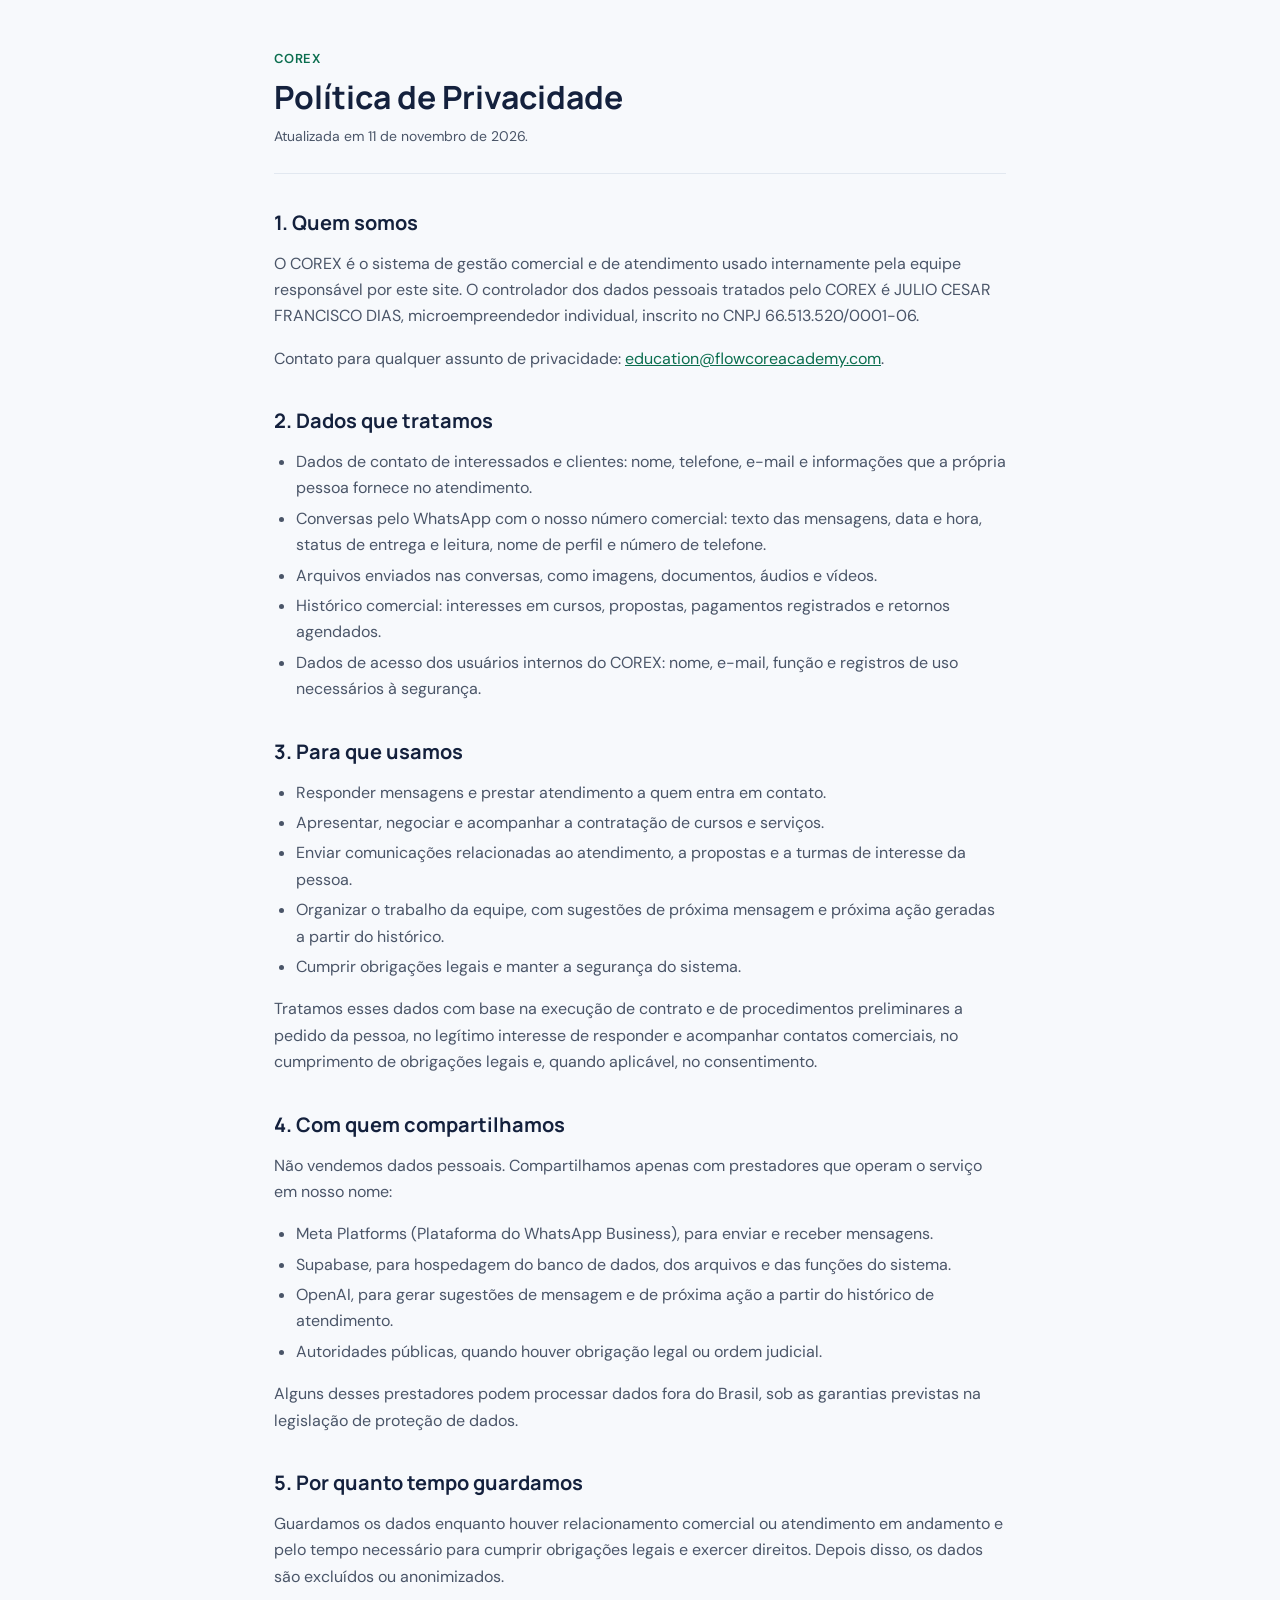
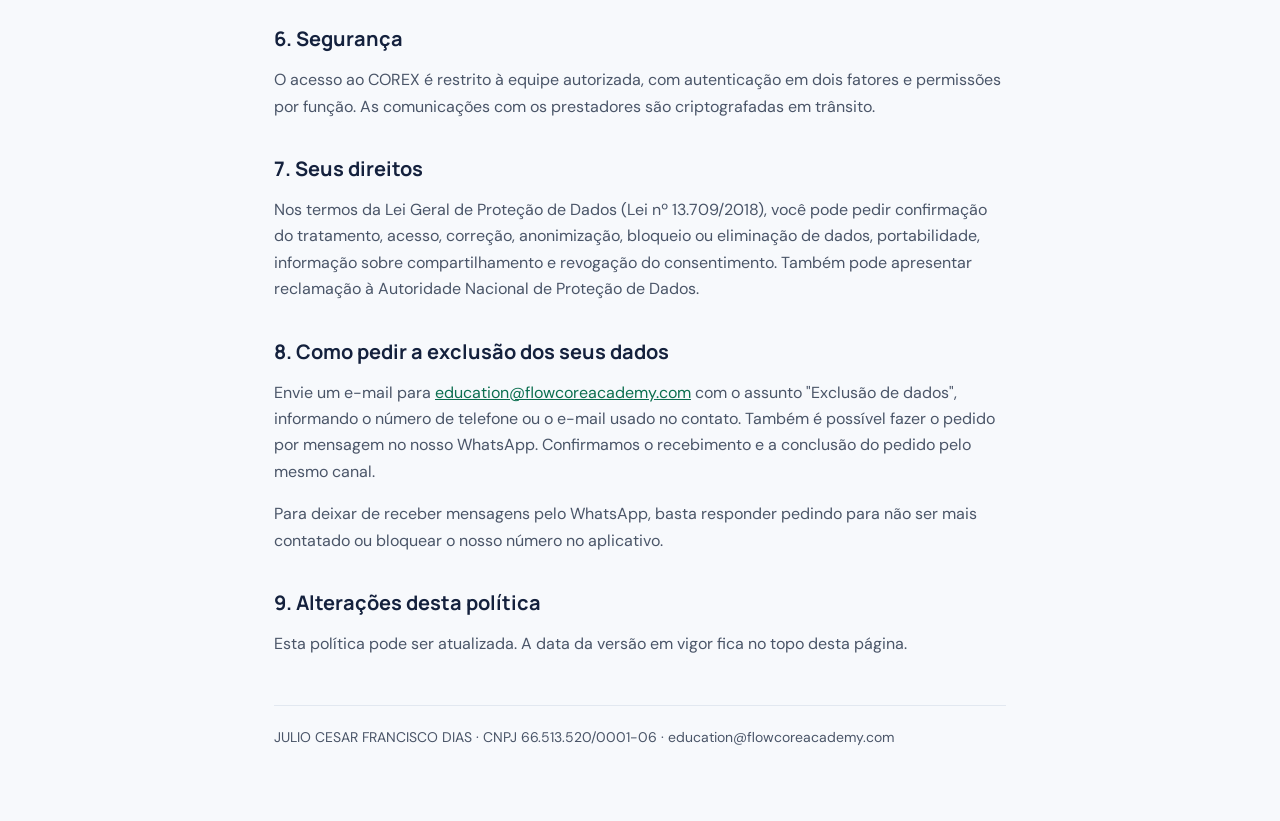
<file: privacidade.html>
<!doctype html>
<html lang="pt-BR">
  <head>
    <meta charset="utf-8" />
    <meta name="viewport" content="width=device-width, initial-scale=1" />
    <meta name="color-scheme" content="light" />
    <title>Política de Privacidade | COREX</title>
    <link rel="preconnect" href="https://fonts.googleapis.com" />
    <link rel="preconnect" href="https://fonts.gstatic.com" crossorigin />
    <link
      href="https://fonts.googleapis.com/css2?family=DM+Sans:wght@400;500;600;700&amp;family=Manrope:wght@600;700;800&amp;display=swap"
      rel="stylesheet"
    />
    <style>
      :root {
        --ink: #14213d;
        --muted: #4a5568;
        --line: #e2e8f0;
        --accent: #0b6e4f;
        --bg: #f7f9fc;
      }
      * { box-sizing: border-box; }
      body {
        margin: 0;
        background: var(--bg);
        color: var(--ink);
        font: 16px/1.65 "DM Sans", system-ui, sans-serif;
      }
      main {
        max-width: 780px;
        margin: 0 auto;
        padding: 48px 24px 72px;
      }
      header { border-bottom: 1px solid var(--line); margin-bottom: 32px; padding-bottom: 24px; }
      .eyebrow { color: var(--accent); font-weight: 600; letter-spacing: 0.06em; text-transform: uppercase; font-size: 13px; margin: 0 0 8px; }
      h1, h2 { font-family: Manrope, "DM Sans", sans-serif; line-height: 1.25; }
      h1 { font-size: 32px; margin: 0 0 8px; }
      h2 { font-size: 20px; margin: 36px 0 8px; }
      p, li { color: var(--muted); }
      ul { padding-left: 22px; }
      li { margin: 4px 0; }
      a { color: var(--accent); }
      .updated { margin: 0; font-size: 14px; }
      footer { border-top: 1px solid var(--line); margin-top: 48px; padding-top: 20px; font-size: 14px; color: var(--muted); }
    </style>
  </head>
  <body>
    <main>
      <header>
        <p class="eyebrow">COREX</p>
        <h1>Política de Privacidade</h1>
        <p class="updated">Atualizada em 11 de novembro de 2026.</p>
      </header>

      <h2>1. Quem somos</h2>
      <p>
        O COREX é o sistema de gestão comercial e de atendimento usado internamente pela equipe responsável por este site.
        O controlador dos dados pessoais tratados pelo COREX é JULIO CESAR FRANCISCO DIAS, microempreendedor individual,
        inscrito no CNPJ 66.513.520/0001-06.
      </p>
      <p>Contato para qualquer assunto de privacidade: <a href="mailto:education@flowcoreacademy.com">education@flowcoreacademy.com</a>.</p>

      <h2>2. Dados que tratamos</h2>
      <ul>
        <li>Dados de contato de interessados e clientes: nome, telefone, e-mail e informações que a própria pessoa fornece no atendimento.</li>
        <li>Conversas pelo WhatsApp com o nosso número comercial: texto das mensagens, data e hora, status de entrega e leitura, nome de perfil e número de telefone.</li>
        <li>Arquivos enviados nas conversas, como imagens, documentos, áudios e vídeos.</li>
        <li>Histórico comercial: interesses em cursos, propostas, pagamentos registrados e retornos agendados.</li>
        <li>Dados de acesso dos usuários internos do COREX: nome, e-mail, função e registros de uso necessários à segurança.</li>
      </ul>

      <h2>3. Para que usamos</h2>
      <ul>
        <li>Responder mensagens e prestar atendimento a quem entra em contato.</li>
        <li>Apresentar, negociar e acompanhar a contratação de cursos e serviços.</li>
        <li>Enviar comunicações relacionadas ao atendimento, a propostas e a turmas de interesse da pessoa.</li>
        <li>Organizar o trabalho da equipe, com sugestões de próxima mensagem e próxima ação geradas a partir do histórico.</li>
        <li>Cumprir obrigações legais e manter a segurança do sistema.</li>
      </ul>
      <p>
        Tratamos esses dados com base na execução de contrato e de procedimentos preliminares a pedido da pessoa,
        no legítimo interesse de responder e acompanhar contatos comerciais, no cumprimento de obrigações legais e,
        quando aplicável, no consentimento.
      </p>

      <h2>4. Com quem compartilhamos</h2>
      <p>Não vendemos dados pessoais. Compartilhamos apenas com prestadores que operam o serviço em nosso nome:</p>
      <ul>
        <li>Meta Platforms (Plataforma do WhatsApp Business), para enviar e receber mensagens.</li>
        <li>Supabase, para hospedagem do banco de dados, dos arquivos e das funções do sistema.</li>
        <li>OpenAI, para gerar sugestões de mensagem e de próxima ação a partir do histórico de atendimento.</li>
        <li>Autoridades públicas, quando houver obrigação legal ou ordem judicial.</li>
      </ul>
      <p>Alguns desses prestadores podem processar dados fora do Brasil, sob as garantias previstas na legislação de proteção de dados.</p>

      <h2>5. Por quanto tempo guardamos</h2>
      <p>
        Guardamos os dados enquanto houver relacionamento comercial ou atendimento em andamento e pelo tempo necessário
        para cumprir obrigações legais e exercer direitos. Depois disso, os dados são excluídos ou anonimizados.
      </p>

      <h2>6. Segurança</h2>
      <p>
        O acesso ao COREX é restrito à equipe autorizada, com autenticação em dois fatores e permissões por função.
        As comunicações com os prestadores são criptografadas em trânsito.
      </p>

      <h2>7. Seus direitos</h2>
      <p>
        Nos termos da Lei Geral de Proteção de Dados (Lei nº 13.709/2018), você pode pedir confirmação do tratamento,
        acesso, correção, anonimização, bloqueio ou eliminação de dados, portabilidade, informação sobre compartilhamento
        e revogação do consentimento. Também pode apresentar reclamação à Autoridade Nacional de Proteção de Dados.
      </p>

      <h2 id="exclusao">8. Como pedir a exclusão dos seus dados</h2>
      <p>
        Envie um e-mail para <a href="mailto:education@flowcoreacademy.com">education@flowcoreacademy.com</a> com o assunto
        "Exclusão de dados", informando o número de telefone ou o e-mail usado no contato. Também é possível fazer o pedido
        por mensagem no nosso WhatsApp. Confirmamos o recebimento e a conclusão do pedido pelo mesmo canal.
      </p>
      <p>
        Para deixar de receber mensagens pelo WhatsApp, basta responder pedindo para não ser mais contatado
        ou bloquear o nosso número no aplicativo.
      </p>

      <h2>9. Alterações desta política</h2>
      <p>Esta política pode ser atualizada. A data da versão em vigor fica no topo desta página.</p>

      <footer>JULIO CESAR FRANCISCO DIAS · CNPJ 66.513.520/0001-06 · education@flowcoreacademy.com</footer>
    </main>
  </body>
</html>
</file>
